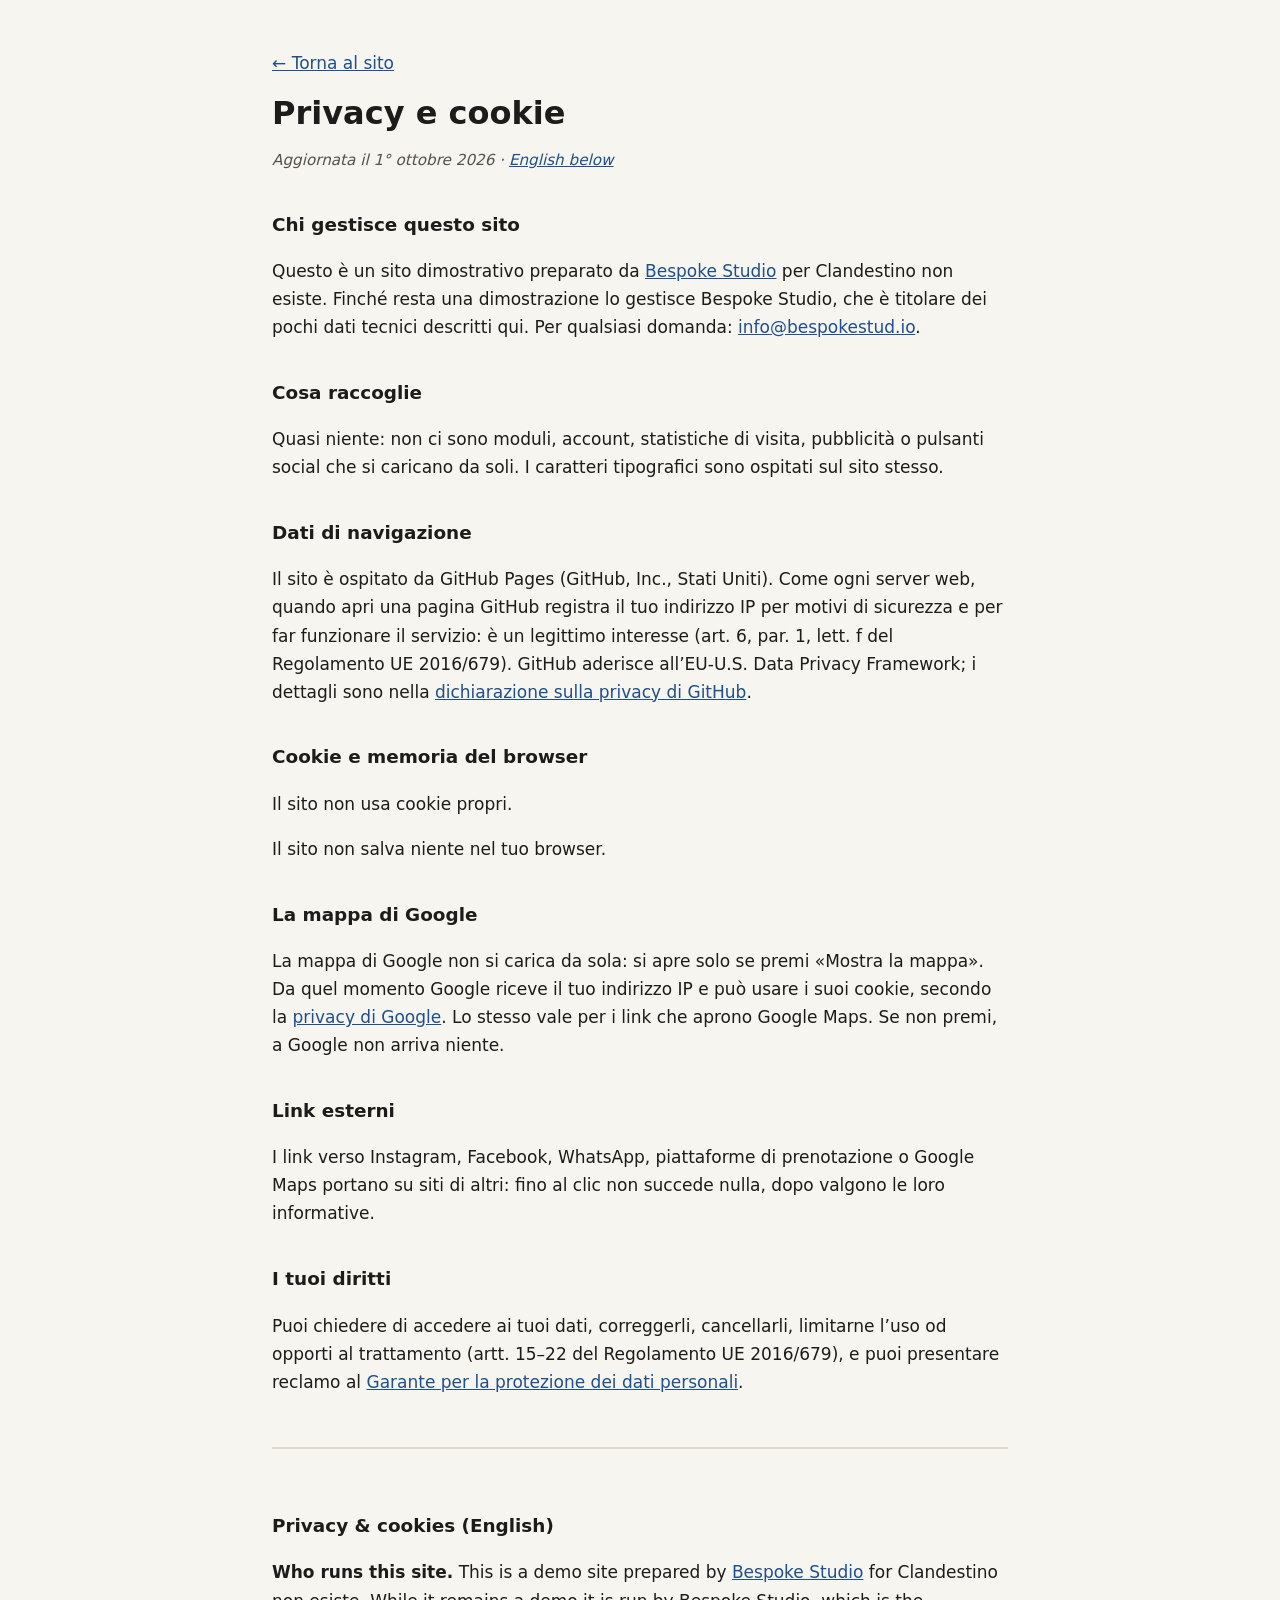
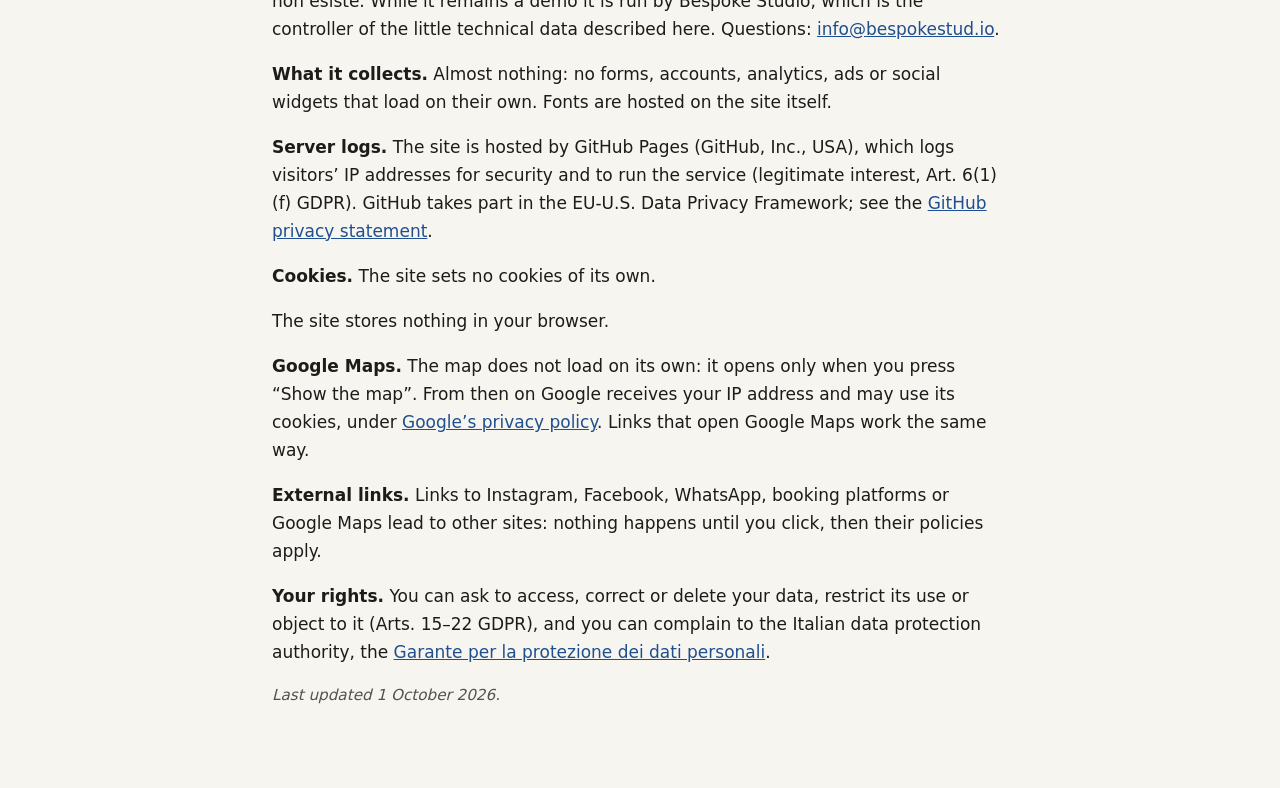
<file: privacy.html>
<!DOCTYPE html>
<html lang="it">
<head>
  <meta charset="UTF-8">
  <meta name="viewport" content="width=device-width, initial-scale=1.0">
  <meta name="robots" content="noindex">
  <title>Privacy e cookie · Clandestino non esiste</title>
  <meta name="description" content="Informativa privacy e cookie del sito Clandestino non esiste.">
  <style>
    body { margin: 0; background: #f7f5f0; color: #1d1c1a; font: 17px/1.65 system-ui, -apple-system, "Segoe UI", Roboto, sans-serif; }
    main { max-width: 46rem; margin: 0 auto; padding: 32px 20px 64px; }
    h1 { font-size: 2rem; line-height: 1.2; margin: 0.4em 0 0.2em; }
    h2 { font-size: 1.15rem; margin: 2em 0 0.4em; }
    a { color: #1f4f8f; }
    .data { color: #55524c; font-style: italic; font-size: 0.95rem; }
    .en { margin-top: 3em; padding-top: 1.5em; border-top: 2px solid #ddd8cc; }
    code { font-size: 0.9em; background: #ebe7dc; padding: 0 4px; border-radius: 3px; }
  </style>
</head>
<body>
<main>
  <p><a href="index.html">← Torna al sito</a></p>
  <h1>Privacy e cookie</h1>
  <p class="data">Aggiornata il 1° ottobre 2026 · <a href="#english" lang="en">English below</a></p>
  <h2>Chi gestisce questo sito</h2>
  <p>Questo è un sito dimostrativo preparato da <a href="https://bespokestud.io" rel="noopener">Bespoke Studio</a> per Clandestino non esiste. Finché resta una dimostrazione lo gestisce Bespoke Studio, che è titolare dei pochi dati tecnici descritti qui. Per qualsiasi domanda: <a href="mailto:info@bespokestud.io">info@bespokestud.io</a>.</p>
  <h2>Cosa raccoglie</h2>
  <p>Quasi niente: non ci sono moduli, account, statistiche di visita, pubblicità o pulsanti social che si caricano da soli. I caratteri tipografici sono ospitati sul sito stesso.</p>
  <h2>Dati di navigazione</h2>
  <p>Il sito è ospitato da GitHub Pages (GitHub, Inc., Stati Uniti). Come ogni server web, quando apri una pagina GitHub registra il tuo indirizzo IP per motivi di sicurezza e per far funzionare il servizio: è un legittimo interesse (art. 6, par. 1, lett. f del Regolamento UE 2016/679). GitHub aderisce all’EU-U.S. Data Privacy Framework; i dettagli sono nella <a href="https://docs.github.com/site-policy/privacy-policies/github-general-privacy-statement" rel="noopener">dichiarazione sulla privacy di GitHub</a>.</p>
  
  <h2>Cookie e memoria del browser</h2>
  <p>Il sito non usa cookie propri.</p>
  <p>Il sito non salva niente nel tuo browser.</p>
  <h2>La mappa di Google</h2>
  <p>La mappa di Google non si carica da sola: si apre solo se premi «Mostra la mappa». Da quel momento Google riceve il tuo indirizzo IP e può usare i suoi cookie, secondo la <a href="https://policies.google.com/privacy?hl=it" rel="noopener">privacy di Google</a>. Lo stesso vale per i link che aprono Google Maps. Se non premi, a Google non arriva niente.</p>
  <h2>Link esterni</h2>
  <p>I link verso Instagram, Facebook, WhatsApp, piattaforme di prenotazione o Google Maps portano su siti di altri: fino al clic non succede nulla, dopo valgono le loro informative.</p>
  
  <h2>I tuoi diritti</h2>
  <p>Puoi chiedere di accedere ai tuoi dati, correggerli, cancellarli, limitarne l’uso od opporti al trattamento (artt. 15–22 del Regolamento UE 2016/679), e puoi presentare reclamo al <a href="https://www.garanteprivacy.it" rel="noopener">Garante per la protezione dei dati personali</a>.</p>
  <div class="en" id="english" lang="en">
    <h2>Privacy &amp; cookies (English)</h2>
    <p><strong>Who runs this site.</strong> This is a demo site prepared by <a href="https://bespokestud.io" rel="noopener">Bespoke Studio</a> for Clandestino non esiste. While it remains a demo it is run by Bespoke Studio, which is the controller of the little technical data described here. Questions: <a href="mailto:info@bespokestud.io">info@bespokestud.io</a>.</p>
    <p><strong>What it collects.</strong> Almost nothing: no forms, accounts, analytics, ads or social widgets that load on their own. Fonts are hosted on the site itself.</p>
    <p><strong>Server logs.</strong> The site is hosted by GitHub Pages (GitHub, Inc., USA), which logs visitors’ IP addresses for security and to run the service (legitimate interest, Art. 6(1)(f) GDPR). GitHub takes part in the EU-U.S. Data Privacy Framework; see the <a href="https://docs.github.com/site-policy/privacy-policies/github-general-privacy-statement" rel="noopener">GitHub privacy statement</a>.</p>
    
    <p><strong>Cookies.</strong> The site sets no cookies of its own.</p>
    <p>The site stores nothing in your browser.</p>
    <p><strong>Google Maps.</strong> The map does not load on its own: it opens only when you press “Show the map”. From then on Google receives your IP address and may use its cookies, under <a href="https://policies.google.com/privacy?hl=en" rel="noopener">Google’s privacy policy</a>. Links that open Google Maps work the same way.</p>
    <p><strong>External links.</strong> Links to Instagram, Facebook, WhatsApp, booking platforms or Google Maps lead to other sites: nothing happens until you click, then their policies apply.</p>
    
    <p><strong>Your rights.</strong> You can ask to access, correct or delete your data, restrict its use or object to it (Arts. 15–22 GDPR), and you can complain to the Italian data protection authority, the <a href="https://www.garanteprivacy.it" rel="noopener">Garante per la protezione dei dati personali</a>.</p>
    <p class="data">Last updated 1 October 2026.</p>
  </div>
</main>
</body>
</html>
</file>
